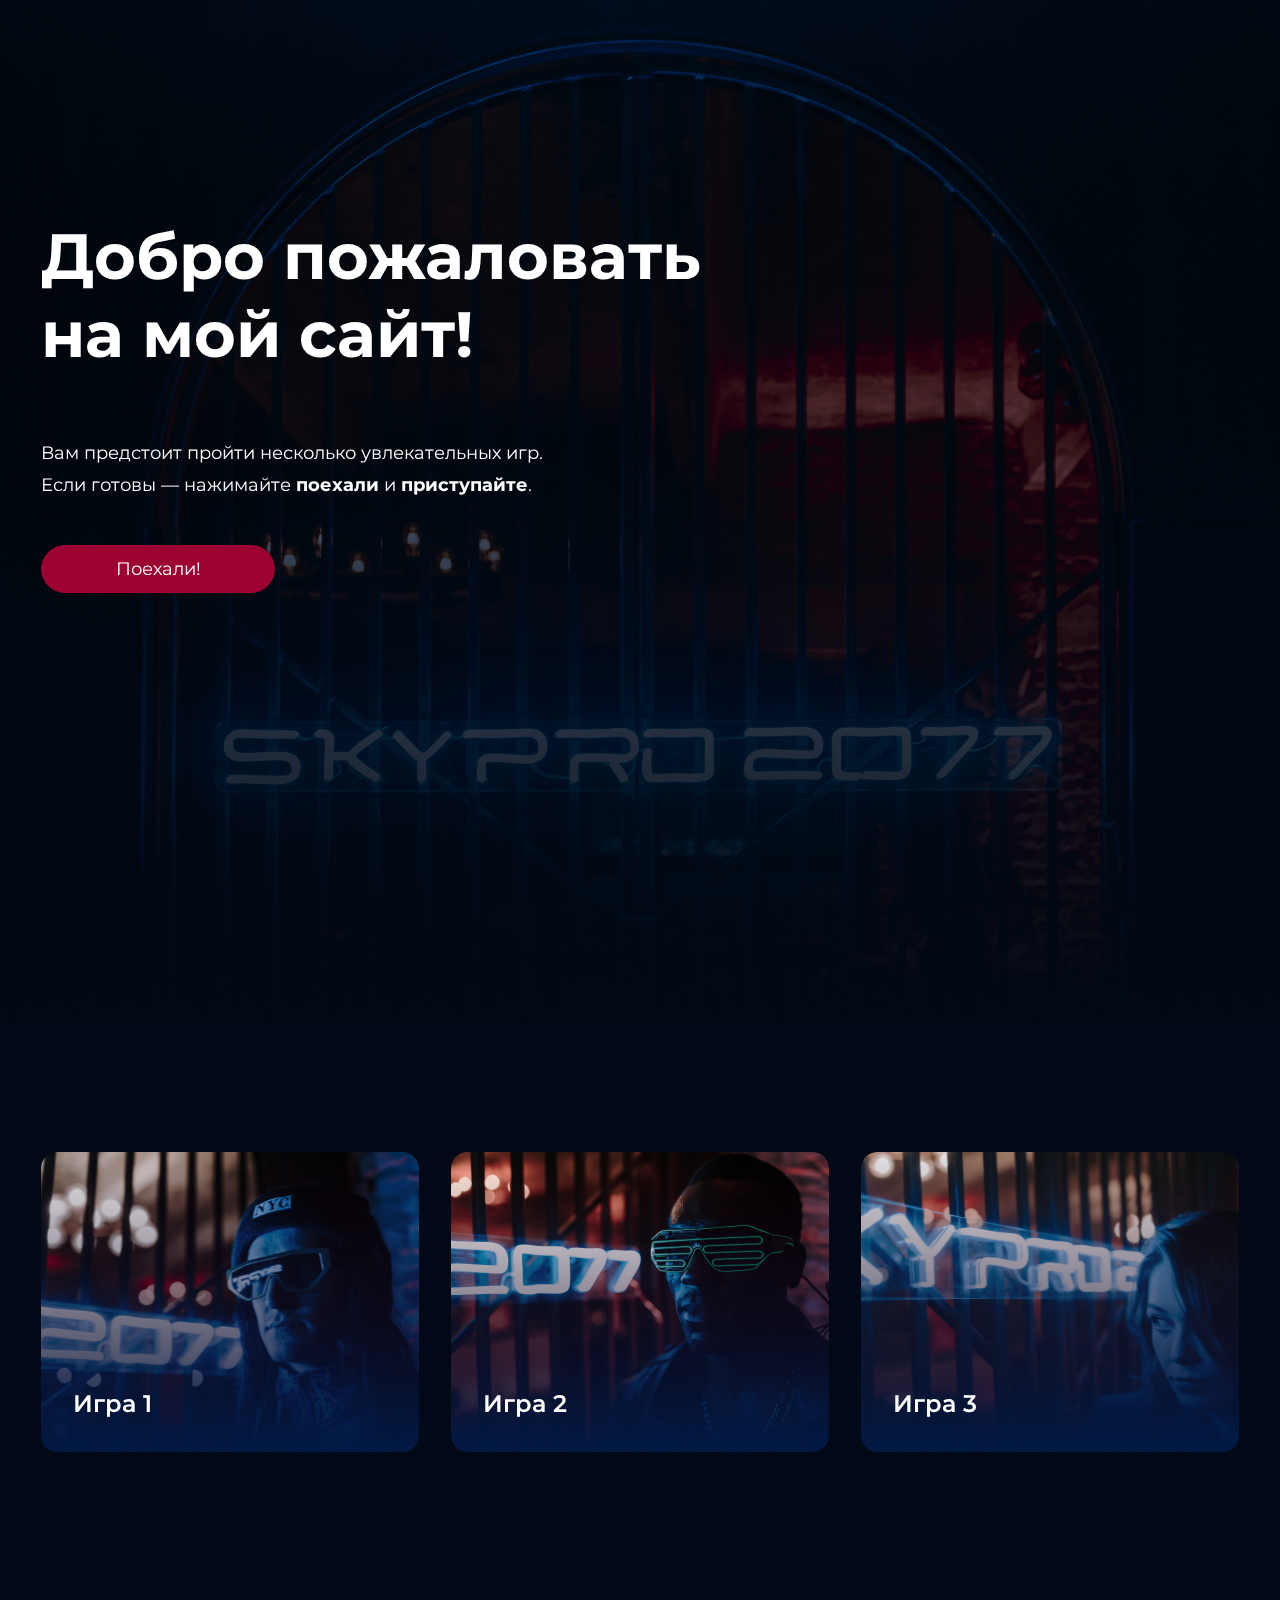
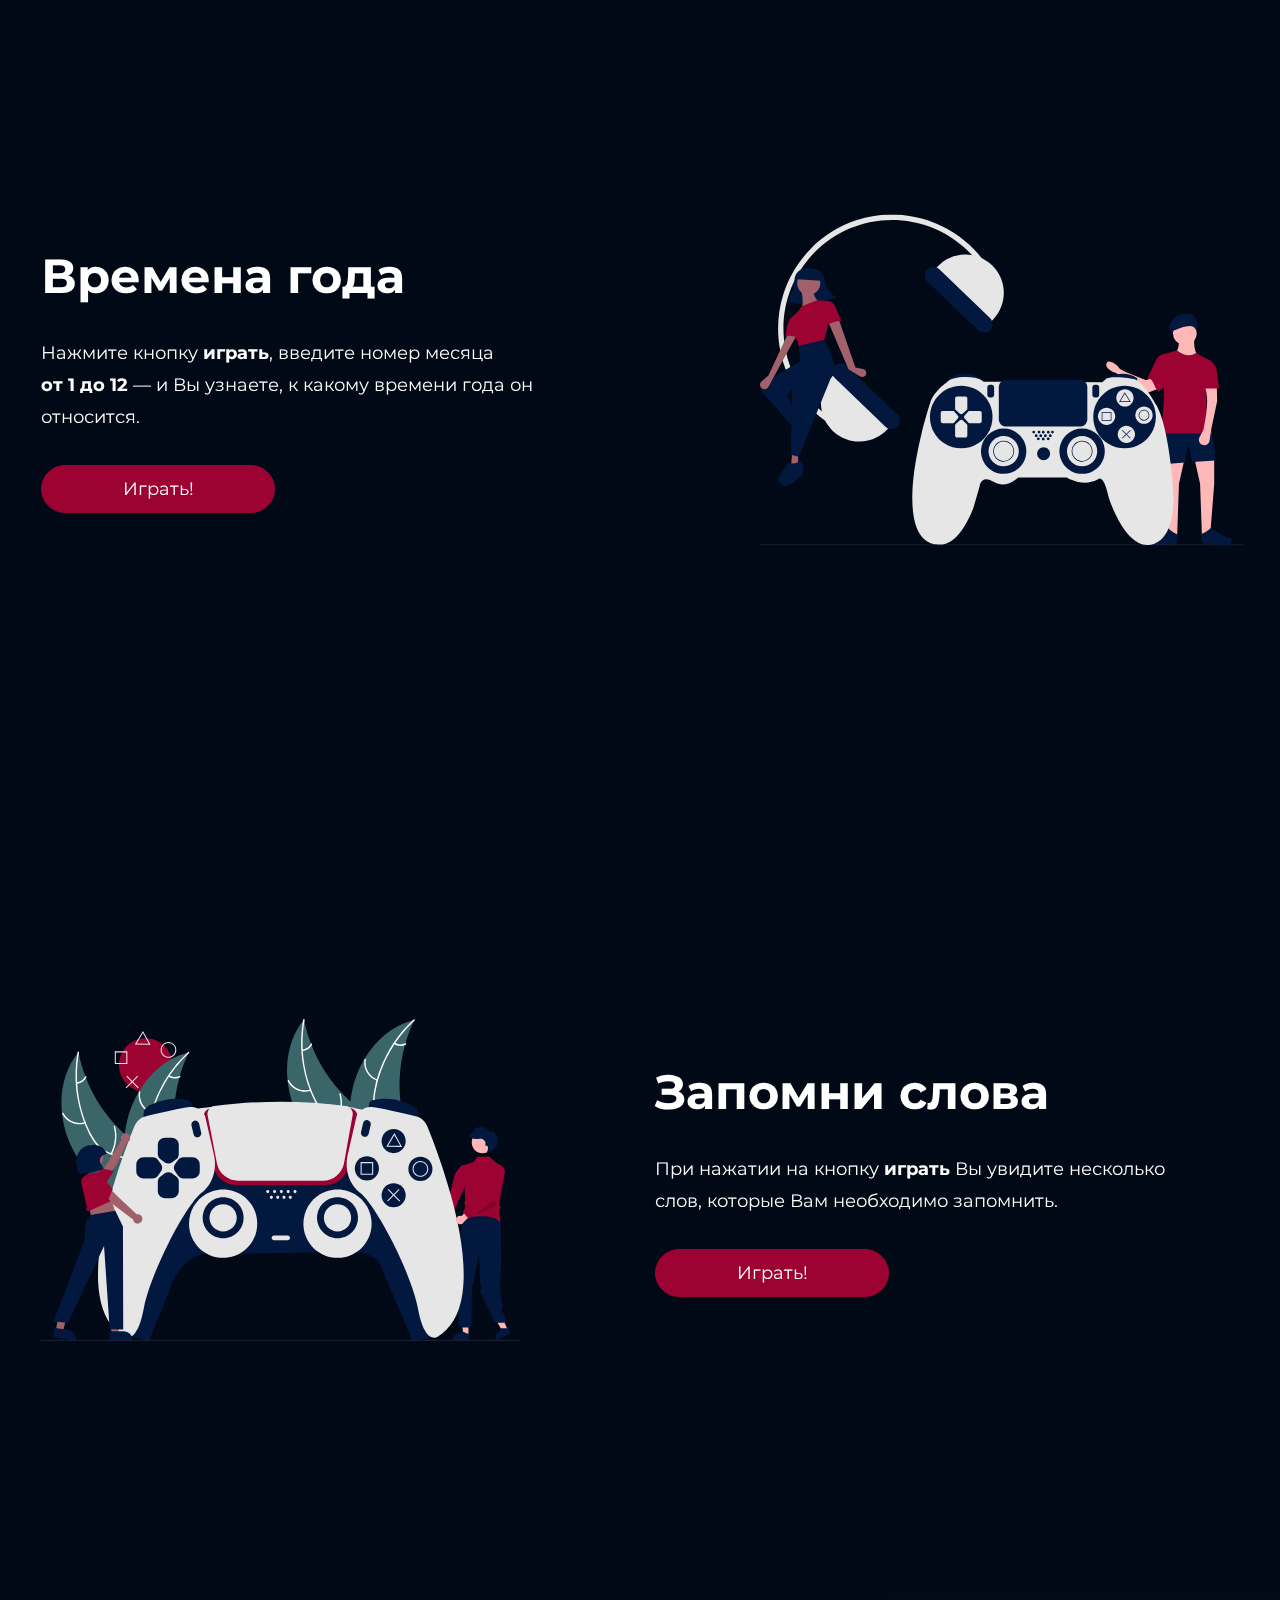
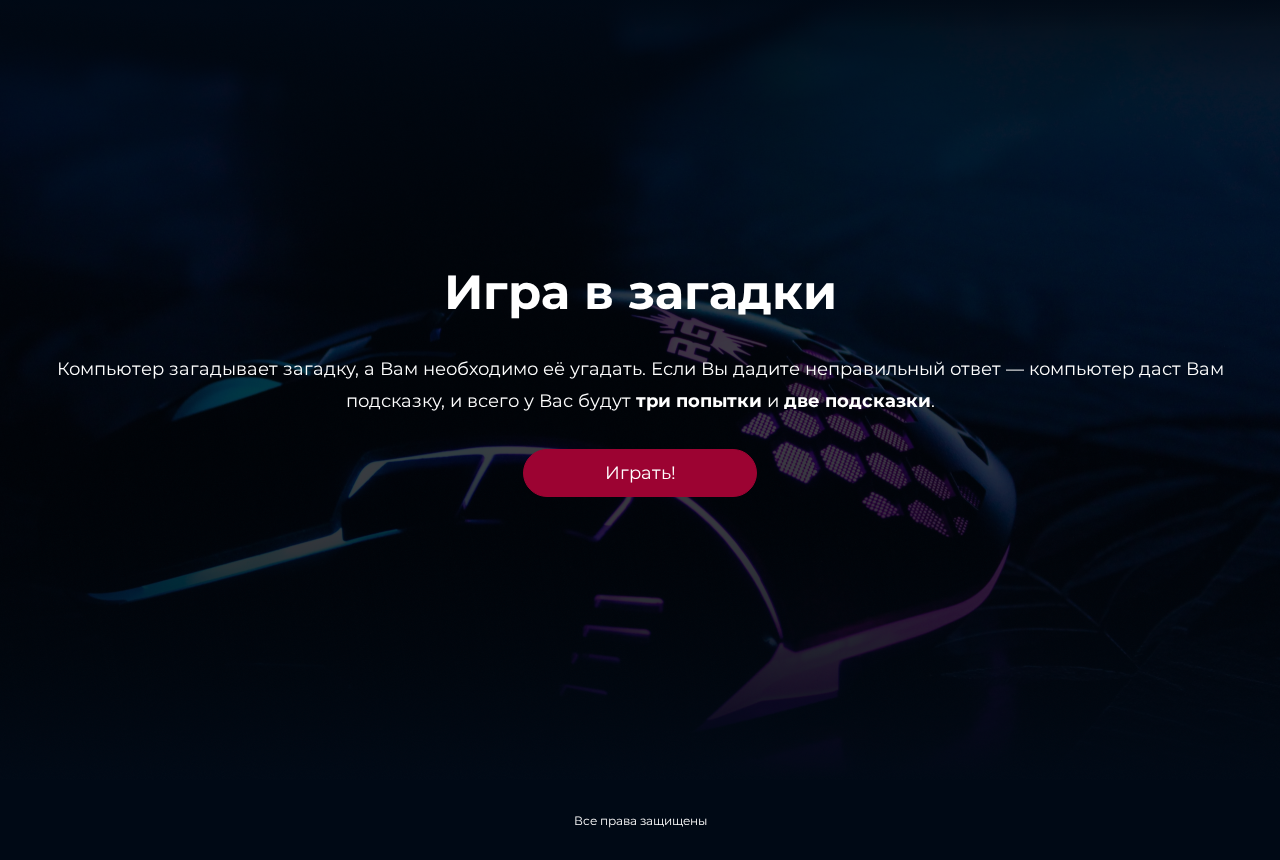
<file: index.html>
<!DOCTYPE html>
<html lang="ru">
<head>
  <meta charset="UTF-8">
  <link rel="icon" type="image/svg+xml" href="./img/favicon.svg" />
  <meta name="viewport" content="width=device-width, initial-scale=1.0">
  <title>Играем в игровые игры</title>
  <link rel="stylesheet" href="./css/style.css">
</head>

<body>
  <div class="wrapper">
    <header class="header flex center">
      <h1 class="text-huge">
        <button class="button text-huge">Добро пожаловать на мой сайт!</button>
      </h1>

      <div class="secret">ПОСТОРОННИМ В...</div>

      <p class="text-medi">
        Вам предстоит пройти несколько увлекательных игр. Если готовы — нажимайте
        <span class="text-medi--bold">поехали</span>
        и
        <span class="text-medi--bold">приступайте</span>.
      </p>

      <button class="button-start" id="btn_start">
        <span class="button-start--scalable">Поехали!</span>
      </button>
    </header>

    <main class="main">
      <section class="games flex center" id="games">
        <h2 class="games__title">Игры</h2>

        <a class="games__card games__card--no1" id="game_1">
          <h3 class="games__caption">Игра 1</h3>
        </a>

        <a class="games__card games__card--no2" id="game_2">
          <h3 class="games__caption">Игра 2</h3>
        </a>

        <a class="games__card games__card--no3" id="game_3">
          <h3 class="games__caption">Игра 3</h3>
        </a>
      </section>

      <div class="game-group grid">
        <article class="game game-line game-line--left flex center" id="seasons">
          <div class="game__box game__left flex">
            <h2 class="text-big">Времена года</h2>

            <p class="text-medi">
              Нажмите кнопку <span class="text-medi--bold">играть</span>, введите номер месяца <span class="text-medi--bold">от 1 до 12</span> — и Вы узнаете, к какому времени года он относится.
            </P>

            <button class="button-start" id="btn_start_1">
              <span class="button-start--scalable">Играть!</span>
            </button>
          </div>

          <img class="game__logo" src="./img/game_1_logo.svg" alt="game #1">
        </article>

        <div class="game-line--hidden center" id="game-seasons">
          <div class="game-line__content flex">
            <label class="text-start" for="monthNumber">Введите номер месяца<br><span class="text-start--bold">(от 1 до 12)</span></label>
            <input class="input-start" type="text" id="monthNumber">
            <button class="button-start" id="btn_do_1">Выполнить</button>
            <p class="text-start text-start--bold" id="game-seasons-result"></p>
          </div>
        </div>
      </div>

      <article class="game game-line game-line--right flex center" id="memory">
        <div class="game__box game__right flex">
          <h2 class="text-big">Запомни слова</h2>
  
          <p class="text-medi">
            При нажатии на кнопку <span class="text-medi--bold">играть</span> Вы увидите несколько слов, которые Вам необходимо запомнить.
          </p>
  
          <button class="button-start" id="btn_start_2">
            <span class="button-start--scalable">Играть!</span>
          </button>
        </div>

        <img class="game__logo" src="./img/game_2_logo.svg" alt="game #2">
      </article>

      <article class="game game-line game-line--center flex center" id="quiz">
        <div class="game__box game__center flex">
          <h2 class="text-big">Игра в загадки</h2>

          <p class="text-medi text-medi--wide">
            Компьютер загадывает загадку, а Вам необходимо её угадать. Если Вы дадите неправильный ответ — компьютер даст Вам подсказку, и всего у Вас будут <span class="text-medi--bold">три попытки</span> и <span class="text-medi--bold">две подсказки</span>.
          </p>

          <button class="button-start" id="btn_start_3">
            <span class="button-start--scalable">Играть!</span>
          </button>
        </div>

        <div class="game-gradient"></div>
      </article>
    </main>

    <footer class="footer flex">
      <p class="footer__text">Все права защищены</p>
    </footer>
  </div>

  <script src="main.js"></script>
</body>
</html>
</file>
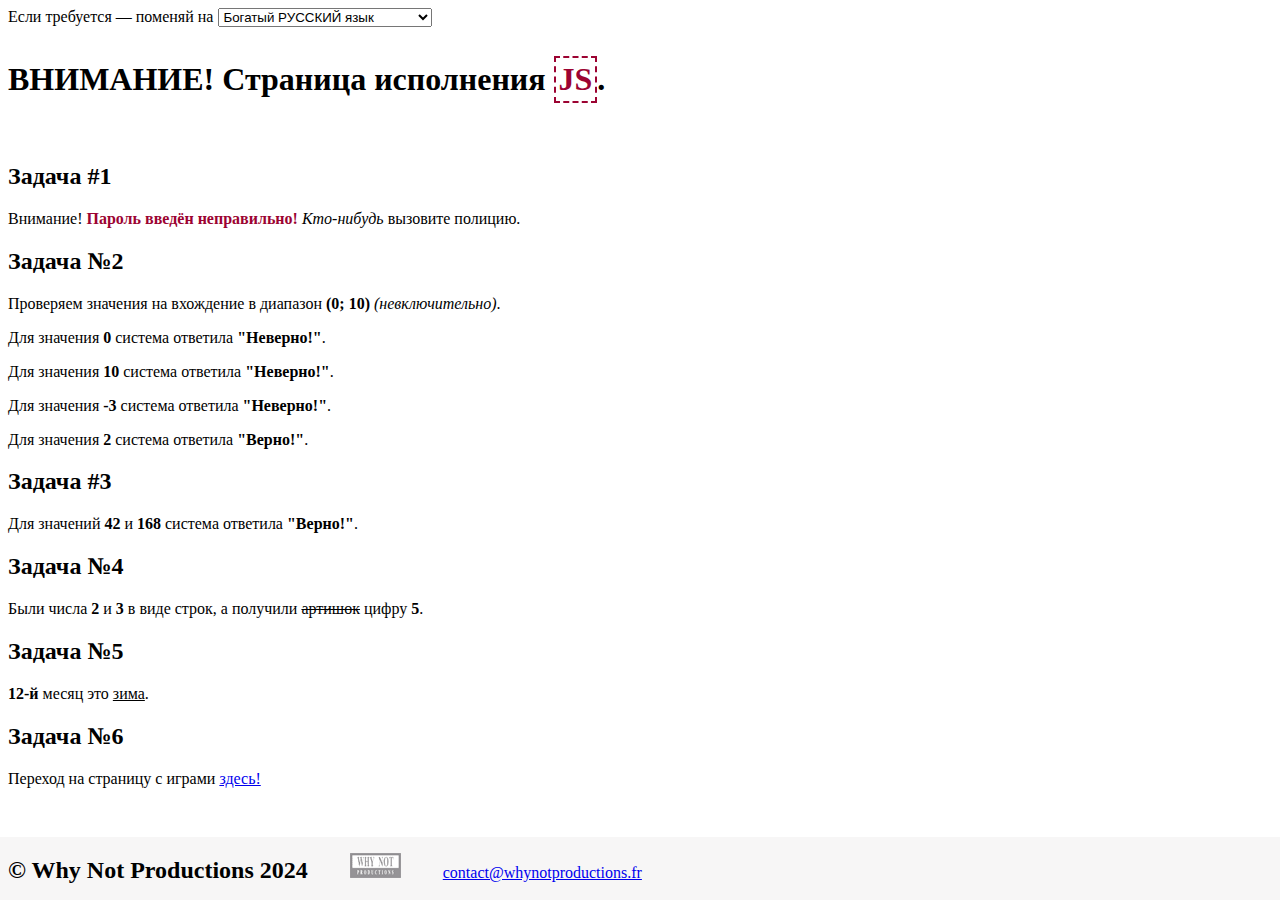
<file: hw-n.html>
<!DOCTYPE html>
<html lang="en,ru">
<head>
  <meta charset="UTF-8">
  <title>HomeDreamWorks</title>
  <style>
    body {
      margin-block: 0;
      height: 100dvh;
    }
    .wrapper {
      &.flex {
        min-height: 100%;
        display: flex;
        flex-direction: column;
      }
    }
    .header {
      padding-block: 8px;
      &.flex {
        display: flex;
        align-items: flex-start;
        gap: 5px;
      }
    }
    .heading > b {
      display: inline-block;
      color: #9C0332;
      border: 2px dashed;
      padding: 3px;
    }
    .lang {
      margin-right: 15px;
    }
    .root {
      flex-grow: 1;
      padding-bottom: 16px;
    }
    .footer {
      margin: 16px -8px 0 -8px;
      padding: 16px 8px;
      background: #F7F6F6;

      &.flex {
        display: flex;
        align-items: baseline;
        gap: 42px;
      }

      & h2 {
        margin: 0;
        padding: 0;
      }
    }
  </style>
</head>
<body>
  <div class="wrapper flex">
    <header class="header flex" id="header">
      <label class="label" for="lang">Если требуется — поменяй на</label>
      <select class="lang" id="lang">
        <option value="ru">Богатый РУССКИЙ язык</option>
        <option value="en">Ущербный АНГЛИЙСКИЙ язык</option>
      </select>
      <label id="lang-result"></label>
    </header>

    <main class="root" id="root">
    </main>

    <footer class="footer flex">
      <h2>© Why Not Productions 2024</h2>
      <a href="https://www.whynotproductions.fr/"><img src="./img/whynot_footer.gif"></a>
      <a href="mailto:contact@whynotproductions.fr">contact@whynotproductions.fr</a>
    </footer>
  </div>

  <script type="module" src="./script.js"></script>
  <script type="module" src="./common.js"></script>
</body>
</html>
</file>
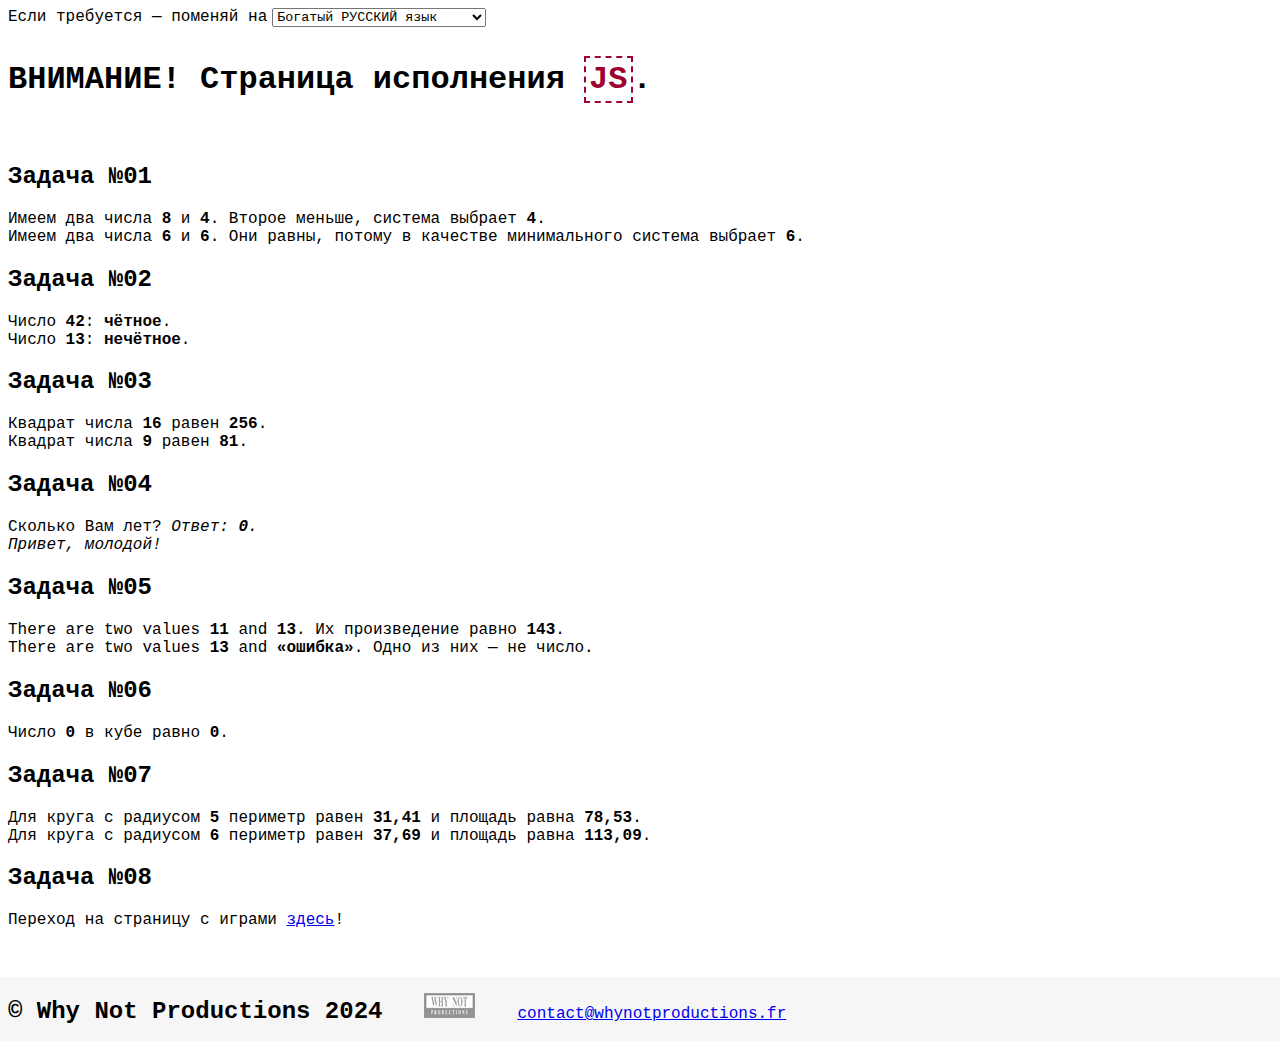
<file: js/hw-n.html>
<!DOCTYPE html>
<html lang="en,ru">
<head>
  <meta charset="UTF-8">
  <title>HomeDreamWorks</title>
  <style>
    * {
      font-family: Menlo, monospace;
    }
    body {
      margin-block: 0;
      height: 100dvh;
    }
    .wrapper {
      &.flex {
        min-height: 100%;
        display: flex;
        flex-direction: column;
      }
    }
    .header {
      padding-block: 8px;
      &.flex {
        display: flex;
        align-items: flex-start;
        gap: 5px;
      }
    }
    .heading > b {
      display: inline-block;
      color: #9C0332;
      border: 2px dashed;
      padding: 3px;
    }
    .lang {
      margin-right: 15px;
    }
    .root {
      flex-grow: 1;
      padding-bottom: 16px;
    }
    .footer {
      margin: 16px -8px 0 -8px;
      padding: 16px 8px;
      background: #F7F6F6;

      &.flex {
        display: flex;
        align-items: baseline;
        gap: 42px;
      }

      & h2 {
        margin: 0;
        padding: 0;
      }
    }
  </style>
</head>
<body>
  <div class="wrapper flex">
    <header class="header flex" id="header">
      <label class="label" for="lang">Если требуется — поменяй на</label>
      <select class="lang" id="lang">
        <option value="ru">Богатый РУССКИЙ язык</option>
        <option value="en">Ущербный АНГЛИЙСКИЙ язык</option>
      </select>
      <label id="lang-result"></label>
    </header>

    <main class="root" id="root">
    </main>

    <footer class="footer flex">
      <h2>© Why Not Productions 2024</h2>
      <a href="https://www.whynotproductions.fr/"><img src="./whynot_footer.gif" alt="logo"></a>
      <a href="mailto:contact@whynotproductions.fr">contact@whynotproductions.fr</a>
    </footer>
  </div>

  <script type="module" src="./script.js"></script>
  <script type="module" src="./common.js"></script>
</body>
</html>
</file>
<file: css/style.css>
@import url("https://fonts.googleapis.com/css2?family=Montserrat:wght@300;400;500;600;700&display=swap");
:root {
  --red: #EB443F;
  --magenta: #9C0332;
  --blue: #001944;
  --background: #000915;
  --cur-arrow: url("../img/BBani/Pen.cur"), auto;
  --cur-hand: url("../img/BBani/UpArrow.cur"), pointer;
}

* {
  margin: 0;
  padding: 0;
  box-sizing: border-box;
  font-family: "Montserrat", sans-serif;
  cursor: inherit;
}

body {
  background: #000915;
  cursor: var(--cur-arrow);
}
body::-webkit-scrollbar {
  width: 7px;
  background-color: var(--blue);
}
body::-webkit-scrollbar-thumb {
  background: linear-gradient(-45deg, var(--blue) 0%, var(--magenta) 20px, var(--magenta) calc(100% - 20px), var(--blue) 100%);
}

a {
  text-decoration: none;
}

a, button {
  cursor: var(--cur-hand);
}

label, input, select {
  cursor: var(--cur-arrow);
}

img {
  display: block;
  width: 100%;
}

.wrapper {
  display: flex;
  flex-direction: column;
  min-height: 100vh;
}

.center {
  padding-inline: max(50% - 599px, 16px);
}

.header {
  height: 1024px;
  background: url(../img/top_bg.png) no-repeat;
  background-size: cover;
  background-position: top 10% center;
  padding-top: 217px;
  position: relative;
}
.header.flex {
  display: flex;
  flex-direction: column;
}

.text-huge .button {
  text-align: left;
  background-color: transparent;
  border: none;
}
.text-huge .button::selection {
  background-color: var(--magenta);
}
.text-huge {
  max-width: 700px;
  color: #FFF;
  font-size: 64px;
  font-weight: 700;
  margin-bottom: 32px;
}
.text-huge + .secret {
  display: none;
  color: red;
  font-size: 26px;
  font-weight: 700;
  position: absolute;
  top: 277px;
  left: calc(max(50% - 599px, 16px) + 80px);
  text-shadow: 0 0 6px maroon;
  transform: rotate(30deg);
}
.text-huge:hover + .secret, .text-huge + .secret:hover {
  display: block;
}
.text-big {
  width: 584px;
  color: #FFF;
  font-size: 48px;
  font-weight: 700;
  transition: text-decoration-color 0.8s;
}
.text-big::selection {
  background-color: var(--magenta);
}
.text-big:hover {
  text-decoration: underline 4px var(--magenta);
}
.text-medi {
  color: #FFF;
  font-size: 18px;
  font-weight: 400;
  line-height: 32px;
  margin-bottom: 44px;
}
.text-medi::selection {
  background-color: var(--magenta);
}
.text-medi:not(.text-medi--wide) {
  max-width: 510px;
}
.text-medi--bold {
  font-weight: 700;
  display: inline-block;
  transition: text-decoration-color 0.8s;
}
.text-medi--bold::selection {
  background-color: var(--magenta);
}
.text-medi--bold:hover {
  text-decoration: underline 4px var(--magenta);
}

.button-start {
  display: block;
  width: 100%;
  max-width: 234px;
  height: 48px;
  border-radius: 30px;
  background: var(--magenta);
  border: 1px solid var(--magenta);
  color: #FFF;
  font-size: 18px;
  outline: none;
  transition: background-color 0.5s ease-in-out, box-shadow 0.5s ease-in-out;
}
.button-start.flex {
  display: flex;
  justify-content: center;
  align-items: center;
}
.button-start:hover, .button-start:focus {
  box-shadow: inset 0 0 10px 2px #FFF;
}
.button-start--scalable {
  display: inline-block;
}
.button-start:hover .button-start--scalable {
  animation: heartbeat 1.5s ease-in-out infinite both;
}
@keyframes heartbeat {
  from {
    transform: scale(1);
    transform-origin: center center;
    animation-timing-function: ease-out;
  }
  10% {
    transform: scale(0.91);
    animation-timing-function: ease-in;
  }
  17% {
    transform: scale(0.98);
    animation-timing-function: ease-out;
  }
  33% {
    transform: scale(0.87);
    animation-timing-function: ease-in;
  }
  45% {
    transform: scale(1);
    animation-timing-function: ease-out;
  }
}

.main {
  flex-grow: 1;
}

.games {
  min-height: 556px;
  background: #000915;
  padding-block: 128px;
}
.games.flex {
  display: flex;
  flex-wrap: wrap;
  align-items: center;
  gap: 32px;
}
.games__title {
  display: none;
}
.games__card {
  display: table;
  width: 378px;
  height: 300px;
  padding: 32px;
  border-radius: 16px;
  transition: transform 0.5s ease-in-out, box-shadow 0.5s ease-in-out;
}
.games__card:hover {
  transform: scale(1.05);
  box-shadow: inset 0 0 0 3px #44D2FF;
}
.games__card--no1 {
  background-image: url(../img/game_1.png);
  background-repeat: no-repeat;
  background-size: cover;
  background-position: center;
}
.games__card--no2 {
  background-image: url(../img/game_2.png);
  background-repeat: no-repeat;
  background-size: cover;
  background-position: center;
}
.games__card--no3 {
  background-image: url(../img/game_3.png);
  background-repeat: no-repeat;
  background-size: cover;
  background-position: center;
}
.games__caption {
  display: table-cell;
  vertical-align: bottom;
  color: #FFF;
  font-size: 24px;
  font-weight: 600;
  line-height: 32px;
  transition: transform 0.5s ease-in-out, text-shadow 0.3s ease-in-out;
}
.game-group {
  transition: 0.5s ease-in-out;
}
.game-group.grid {
  display: grid;
  grid-template: "top" "bottom" 0px/100%;
}
.game-group.grid .game-line--hidden:hover {
  transition: 0.5s ease-in-out;
  grid-template: "top" "bottom" 300px/100%;
}
.game-line {
  height: 800px;
  grid-area: top;
  background: #000915;
}
.game-line.flex {
  display: flex;
  align-items: center;
  gap: 64px 135px;
}
.game-line .text-medi {
  margin-bottom: 0;
}
.game-line--left .game__logo {
  width: 100%;
  max-width: 485px;
  max-height: 333px;
}
.game-line--right.flex {
  flex-direction: row-reverse;
}
.game-line--right .game__logo {
  width: 100%;
  max-width: 481px;
  max-height: 322px;
}
.game-line--center {
  position: relative;
}
.game-line--center.flex {
  justify-content: center;
}
.game-line .game__center {
  text-align: center;
}
.game-line .game__center.flex {
  display: flex;
  align-items: center;
}
.game-line--hidden {
  grid-area: bottom;
  align-self: end;
  z-index: -1;
  width: 100%;
  height: 0;
  background: linear-gradient(#020024 0%, #E6E6E6 16px, #E6E6E6 calc(100% - 16px), #020024 100%);
  padding-block: 32px;
  box-sizing: border-box;
  transition: 0.5s ease-in-out;
}
.game-line--hidden .text-start {
  color: var(--magenta);
  font-size: 18px;
  font-weight: 400;
  text-align: center;
}
.game-line--hidden .text-start--bold {
  font-weight: 700;
}
.game-line--hidden .button-start {
  display: inline-block;
}
.game-line--hidden .button-start:hover, .game-line--hidden .button-start:focus {
  border-color: var(--red);
  box-shadow: inset 0 0 10px 2px var(--red);
}
.game-line--hidden .input-start {
  width: 100%;
  max-width: 234px;
  height: 48px;
  border-radius: 30px;
  border: 3px solid var(--magenta);
  color: var(--magenta);
  font-size: 24px;
  font-weight: 500;
  padding-inline: 32px;
  text-align: center;
  appearance: none;
  outline: none;
  transition: border-color 0.5s ease-in-out, box-shadow 0.5s ease-in-out;
}
.game-line--hidden .input-start:hover, .game-line--hidden .input-start:focus {
  border-color: var(--red);
}
.game-line__content {
  width: 100%;
  height: 100%;
  display: none;
  opacity: 0;
}
.game-line__content.flex {
  display: flex;
  align-items: center;
  gap: 8px 32px;
}
.game__box {
  display: flex;
  flex-wrap: wrap;
  flex-direction: column;
  gap: 32px;
}
.game-gradient {
  width: 100%;
  height: 50px;
  background: linear-gradient(var(--background) 0%, transparent 100%);
  position: absolute;
  top: 0;
}

#quiz {
  background: url("../img/game_3_bg.png") no-repeat;
  background-size: cover;
  background-position: center;
}

.footer {
  width: 100%;
  height: 80px;
  z-index: 1;
}
.footer.flex {
  display: flex;
  justify-content: center;
  align-items: center;
}
.footer__text {
  text-align: center;
  vertical-align: middle;
  color: #FFF;
  font-size: 12px;
  font-weight: 400;
  padding: 3px 5px;
}
.footer__text:hover {
  border: 2px solid maroon;
  border-radius: 5px;
  box-shadow: 0 0 10px red, 0 0 50px red, 0 0 100px red;
}

@media (max-width: 1229px) {
  .center {
    padding-inline: max(50% - 394px, 16px);
  }
  .text-huge + .secret {
    left: calc(max(50% - 394px, 16px) + 80px);
  }
  .game-line {
    padding-top: 51px;
  }
  .game-line.flex {
    flex-direction: column;
  }
  .game-line--center.flex {
    justify-content: flex-start;
  }
  .game__box {
    text-align: center;
    align-items: center;
  }
}
@media (max-width: 819px) {
  .center {
    padding-inline: max(50% - 222px, 16px);
  }
  .header {
    height: 735px;
    text-align: center;
    background-position-x: 31%;
  }
  .header.flex {
    align-items: center;
  }
  .text-huge.button {
    text-align: inherit;
  }
  .text-huge {
    font-size: 48px;
  }
  .text-huge + .secret {
    top: 284px;
    left: calc(max(50% - 202px, 16px) + 90px);
  }
  .text-big {
    width: 100%;
  }
  .text-medi {
    font-size: 16px;
  }
  .games.flex {
    justify-content: center;
  }
  .games__card {
    width: 100%;
    max-width: 378px;
    padding-inline: 16px;
  }
  .game-line--hidden .text-start {
    font-size: 16px;
  }
  .game-line__content.flex {
    flex-direction: column;
  }
}
@media (max-width: 436px) {
  .text-huge + .secret {
    left: max(50% - 112px, 16px);
  }
}
@media (max-width: 375px) {
  .text {
    height: 735px;
  }
  .text-big {
    width: 100%;
    font-size: 32px;
  }
  .text-medi {
    font-size: 14px;
  }
  .game-line {
    height: 654px;
  }
}
@media (max-width: 361px) {
  .text-huge {
    font-size: 32px;
  }
  .text-huge + .secret {
    top: 265px;
    left: max(50% - 90px, 16px);
    font-size: 20px;
  }
}

/*# sourceMappingURL=style.css.map */
</file>
